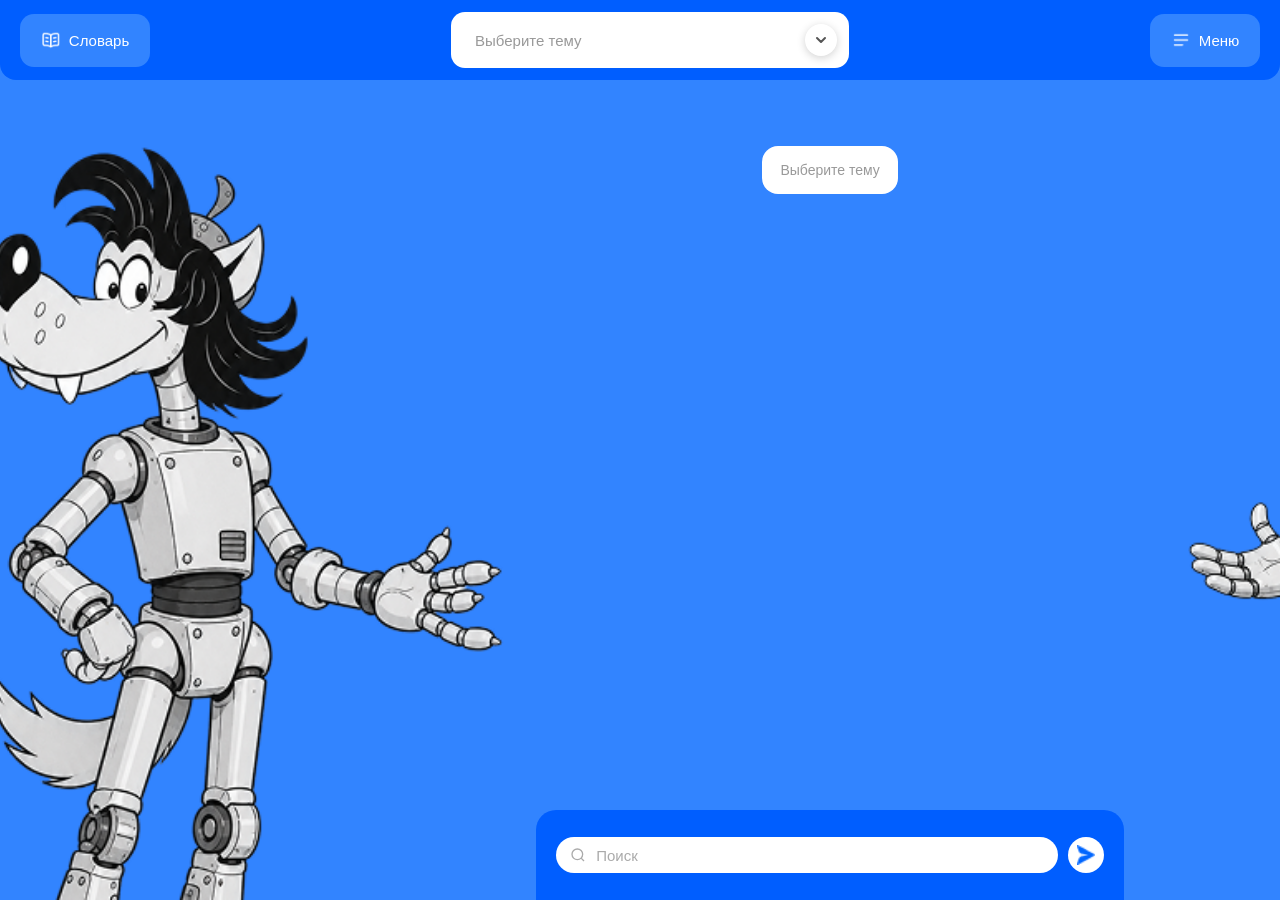
<file: index.html>
<!DOCTYPE html>
<html lang="ru" data-lang="en">
<head>
    <meta charset="UTF-8">
    <meta name="viewport" content="width=device-width, initial-scale=1.0">
    <title>MultiSpeak</title>
    <link rel="stylesheet" href="style.css">
    <link rel="stylesheet" href="responsive.css">
</head>
<body>

    <header class="header">
        <button class="header__btn header__btn--dict" id="dictBtn">
            <img src="img/book_spread_outline_28.png" alt="словарь" class="header__btn-icon">
            Словарь
        </button>

        <div class="header__select-wrap" onclick="toggleDropdown()">
            <div class="header__select">
                <span class="header__select-text" id="selectText">Выберите тему</span>
                <button class="header__select-arrow" type="button">
                    <svg width="14" height="14" viewBox="0 0 14 14" fill="none">
                        <path d="M3 5L7 9L11 5" stroke="#555" stroke-width="2" stroke-linecap="round" stroke-linejoin="round"/>
                    </svg>
                </button>
            </div>
            <ul class="header__dropdown" id="dropdownList">
                <li class="header__dropdown-item" onclick="selectTopic(this, '1. Моё любимое животное')">1. Моё любимое животное</li>
                <li class="header__dropdown-item" onclick="selectTopic(this, '2. Моя любимая еда')">2. Моя любимая еда</li>
                <li class="header__dropdown-item" onclick="selectTopic(this, '3. Моя любимая игра')">3. Моя любимая игра</li>
                <li class="header__dropdown-item" onclick="selectTopic(this, '4. Мой идеальный выходной')">4. Мой идеальный выходной</li>
                <li class="header__dropdown-item" onclick="selectTopic(this, '5. Мой любимый герой')">5. Мой любимый герой</li>
            </ul>
        </div>

        <button class="header__btn header__btn--menu" id="menuBtn">
            <img src="img/lines_3_horizontal_left_outline_28.png" alt="меню" class="header__btn-icon">
            Меню
        </button>
    </header>

    <div class="menu" id="menuPanel">
        <div class="menu__panel">
            <div class="menu__header">
                <span class="menu__title">Меню</span>
                <button class="menu__close" id="menuClose">✕</button>
            </div>
            <div class="menu__section">
                <span class="menu__label">Сложность</span>
                <div class="menu__levels">
                    <button class="menu__level menu__level--active" data-level="easy">Низкая</button>
                    <button class="menu__level" data-level="medium">Средняя</button>
                    <button class="menu__level" data-level="hard">Высокая</button>
                </div>
            </div>
            <div class="menu__section">
                <span class="menu__label">Язык</span>
                <div class="menu__langs">
                    <button class="menu__lang" data-lang="en">🇺🇸 Английский</button>
                    <button class="menu__lang" data-lang="de">🇩🇪 Немецкий</button>
                </div>
            </div>
        </div>
    </div>

    <main class="main">

        <img src="img/image 13.png" alt="" class="main__char main__char--left">

        <div class="chat">
            <div class="chat__messages" id="chatMessages">
                <div class="chat__msg chat__msg--hint">
                    <div class="chat__bubble chat__bubble--placeholder">Выберите тему</div>
                </div>
            </div>

            <div class="chat__input-bar">
                <div class="chat__input-wrap">
                    <input class="chat__input" type="text" placeholder="Поиск">
                    <button class="chat__send-btn">
                        <img src="img/↳ Icon Color.png" alt="" class="chat__send-icon">
                    </button>
                </div>
            </div>
        </div>

        <img src="img/image 14.png" alt="" class="main__char main__char--right">

    </main>

    <div class="dict" id="dictModal">
        <div class="dict__panel">
            <div class="dict__header">
                <span class="dict__title">Словарь</span>
                <button class="dict__close" id="dictClose">✕</button>
            </div>
            <div class="dict__form">
                <input class="dict__input" id="wordInput" type="text" placeholder="Слово">
                <input class="dict__input" id="transcInput" type="text" placeholder="Перевод">
                <button class="dict__add-btn" id="addWordBtn">Добавить</button>
            </div>
            <div class="dict__list" id="wordList"></div>
            <button type="button" class="dict__compare-btn" id="dictCompareBtn">Оба словаря →</button>
        </div>
    </div>

    <script src="js/utils.js"></script>
    <script src="js/api.js"></script>
    <script src="js/dict.js"></script>
    <script src="js/chat-page.js"></script>

</body>
</html>
</file>
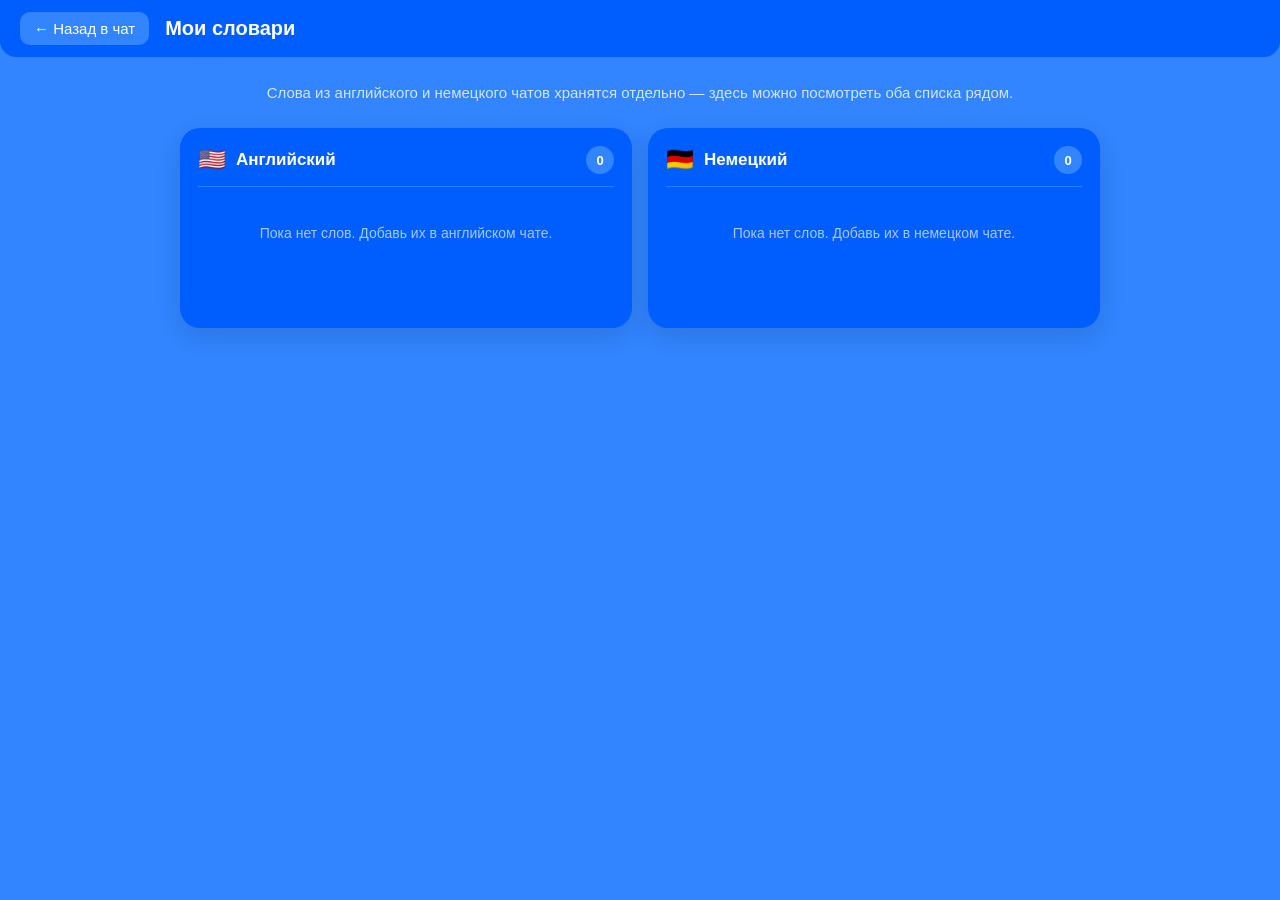
<file: dict-compare.html>
<!DOCTYPE html>
<html lang="ru">
<head>
    <meta charset="UTF-8">
    <meta name="viewport" content="width=device-width, initial-scale=1.0">
    <title>MultiSpeak — Словари</title>
    <link rel="stylesheet" href="style.css">
    <link rel="stylesheet" href="responsive.css">
</head>
<body class="dict-page-body">

    <header class="header dict-page__header">
        <a class="dict-page__back" id="backLink" href="index.html">← Назад в чат</a>
        <h1 class="dict-page__title">Мои словари</h1>
    </header>

    <main class="dict-page">
        <p class="dict-page__intro">Слова из английского и немецкого чатов хранятся отдельно — здесь можно посмотреть оба списка рядом.</p>

        <div class="dict-page__columns">
            <section class="dict-page__col">
                <div class="dict-page__col-head">
                    <span class="dict-page__flag">🇺🇸</span>
                    <h2 class="dict-page__col-title">Английский</h2>
                    <span class="dict-page__count" id="countEn">0</span>
                </div>
                <div class="dict-page__list" id="listEn"></div>
            </section>

            <section class="dict-page__col">
                <div class="dict-page__col-head">
                    <span class="dict-page__flag">🇩🇪</span>
                    <h2 class="dict-page__col-title">Немецкий</h2>
                    <span class="dict-page__count" id="countDe">0</span>
                </div>
                <div class="dict-page__list" id="listDe"></div>
            </section>
        </div>
    </main>

    <script src="js/utils.js"></script>
    <script src="js/dict-compare.js"></script>

</body>
</html>
</file>
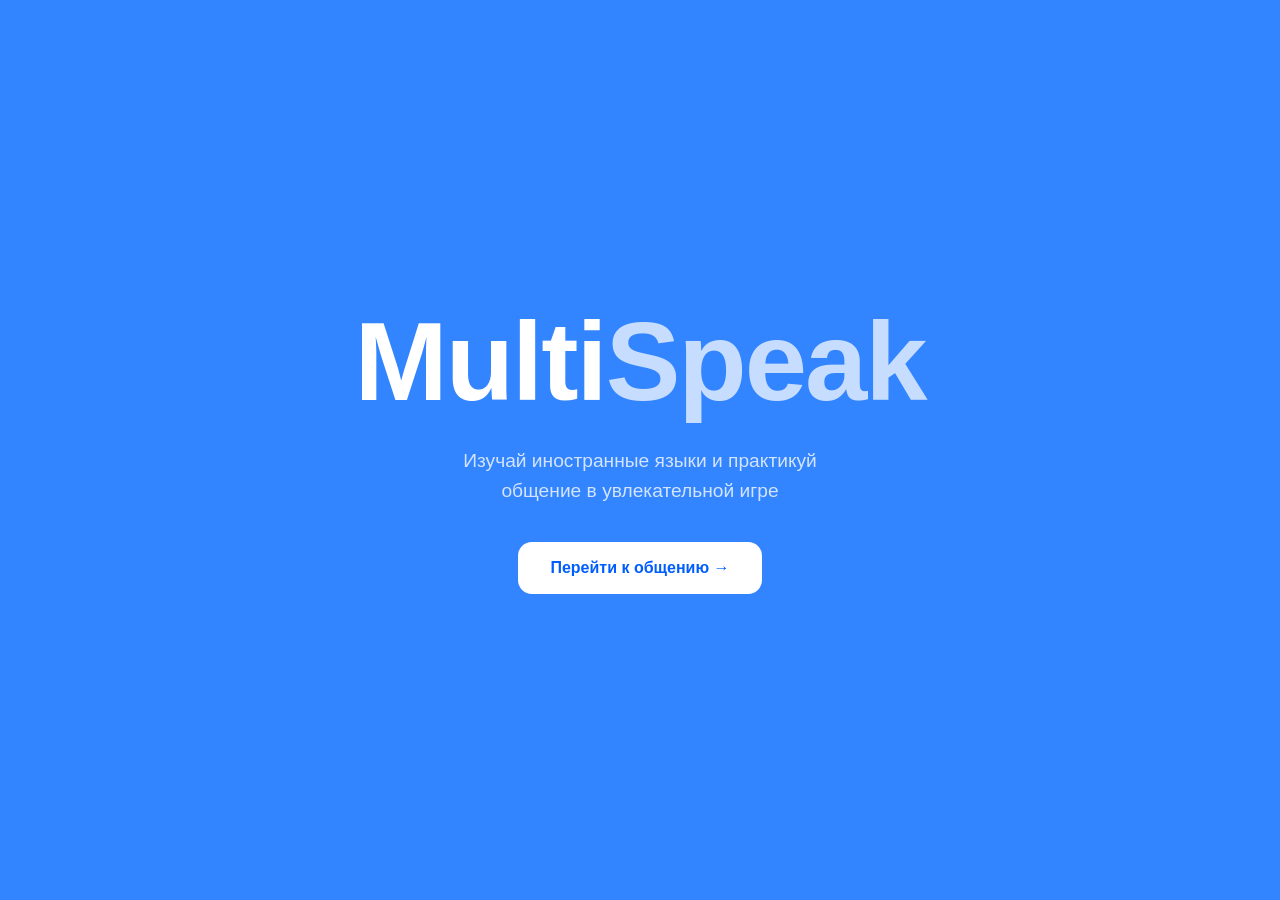
<file: index1.html>
<!DOCTYPE html>
<html lang="ru">
<head>
    <meta charset="UTF-8">
    <meta name="viewport" content="width=device-width, initial-scale=1.0">
    <title>MultiSpeak</title>
    <link rel="stylesheet" href="style.css">
    <link rel="stylesheet" href="responsive.css">
</head>
<body class="welcome-page">

    <main class="welcome">
        <h1 class="welcome__title" aria-label="MultiSpeak">
            <span class="welcome__title-text">Multi<span class="welcome__title-accent">Speak</span></span>
        </h1>

        <p class="welcome__subtitle">Изучай иностранные языки и практикуй общение в увлекательной игре</p>

        <a class="welcome__btn" href="index3.html">Перейти к общению →</a>
    </main>

</body>
</html>
</file>
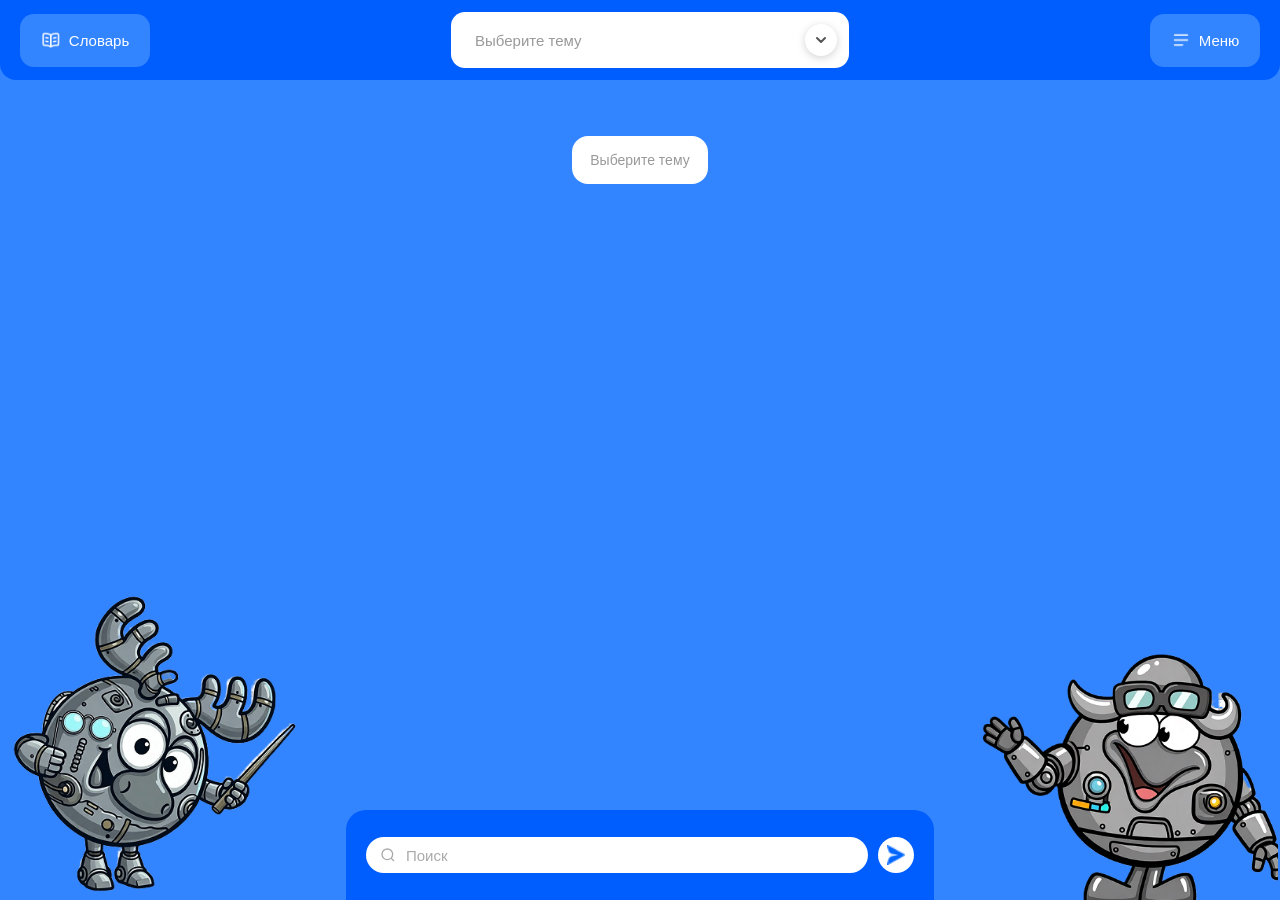
<file: index2.html>
<!DOCTYPE html>
<html lang="ru" data-lang="de">
<head>
    <meta charset="UTF-8">
    <meta name="viewport" content="width=device-width, initial-scale=1.0">
    <title>MultiSpeak — Немецкий</title>
    <link rel="stylesheet" href="style.css">
    <link rel="stylesheet" href="responsive.css">
</head>
<body>

    <header class="header">
        <button class="header__btn header__btn--dict" id="dictBtn">
            <img src="img/book_spread_outline_28.png" alt="словарь" class="header__btn-icon">
            Словарь
        </button>

        <div class="header__select-wrap" onclick="toggleDropdown()">
            <div class="header__select">
                <span class="header__select-text" id="selectText">Выберите тему</span>
                <button class="header__select-arrow" type="button">
                    <svg width="14" height="14" viewBox="0 0 14 14" fill="none">
                        <path d="M3 5L7 9L11 5" stroke="#555" stroke-width="2" stroke-linecap="round" stroke-linejoin="round"/>
                    </svg>
                </button>
            </div>
            <ul class="header__dropdown" id="dropdownList">
                <li class="header__dropdown-item" onclick="selectTopic(this, '1. Моё любимое животное')">1. Моё любимое животное</li>
                <li class="header__dropdown-item" onclick="selectTopic(this, '2. Моя любимая еда')">2. Моя любимая еда</li>
                <li class="header__dropdown-item" onclick="selectTopic(this, '3. Моя любимая игра')">3. Моя любимая игра</li>
                <li class="header__dropdown-item" onclick="selectTopic(this, '4. Мой идеальный выходной')">4. Мой идеальный выходной</li>
                <li class="header__dropdown-item" onclick="selectTopic(this, '5. Мой любимый герой')">5. Мой любимый герой</li>
            </ul>
        </div>

        <button class="header__btn header__btn--menu" id="menuBtn">
            <img src="img/lines_3_horizontal_left_outline_28.png" alt="меню" class="header__btn-icon">
            Меню
        </button>
    </header>

    <div class="menu" id="menuPanel">
        <div class="menu__panel">
            <div class="menu__header">
                <span class="menu__title">Меню</span>
                <button class="menu__close" id="menuClose">✕</button>
            </div>
            <div class="menu__section">
                <span class="menu__label">Сложность</span>
                <div class="menu__levels">
                    <button class="menu__level menu__level--active" data-level="easy">Низкая</button>
                    <button class="menu__level" data-level="medium">Средняя</button>
                    <button class="menu__level" data-level="hard">Высокая</button>
                </div>
            </div>
            <div class="menu__section">
                <span class="menu__label">Язык</span>
                <div class="menu__langs">
                    <button class="menu__lang" data-lang="en">🇺🇸 Английский</button>
                    <button class="menu__lang" data-lang="de">🇩🇪 Немецкий</button>
                </div>
            </div>
        </div>
    </div>

    <div class="dict" id="dictModal">
        <div class="dict__panel">
            <div class="dict__header">
                <span class="dict__title">Словарь</span>
                <button class="dict__close" id="dictClose">✕</button>
            </div>
            <div class="dict__form">
                <input class="dict__input" id="wordInput" type="text" placeholder="Слово">
                <input class="dict__input" id="transcInput" type="text" placeholder="Перевод">
                <button class="dict__add-btn" id="addWordBtn">Добавить</button>
            </div>
            <div class="dict__list" id="wordList"></div>
            <button type="button" class="dict__compare-btn" id="dictCompareBtn">Оба словаря →</button>
        </div>
    </div>

    <main class="main2">

        <img src="img/los5 1.png" alt="char left" class="main2__char main2__char--left">

        <div class="chat">
            <div class="chat__messages" id="chatMessages">
                <div class="chat__msg chat__msg--hint">
                    <div class="chat__bubble chat__bubble--placeholder">Выберите тему</div>
                </div>
            </div>

            <div class="chat__input-bar">
                <div class="chat__input-wrap">
                    <input class="chat__input" type="text" placeholder="Поиск">
                    <button class="chat__send-btn">
                        <img src="img/↳ Icon Color.png" alt="send" class="chat__send-icon">
                    </button>
                </div>
            </div>
        </div>

        <img src="img/diting_result_8b999f764fcb11f1b2c722248eda7074_1-fotor-bg-remover-2026051423557 1.png" alt="char right" class="main2__char main2__char--right">

    </main>

    <script src="js/utils.js"></script>
    <script src="js/api.js"></script>
    <script src="js/dict.js"></script>
    <script src="js/chat-page.js"></script>

</body>
</html>
</file>
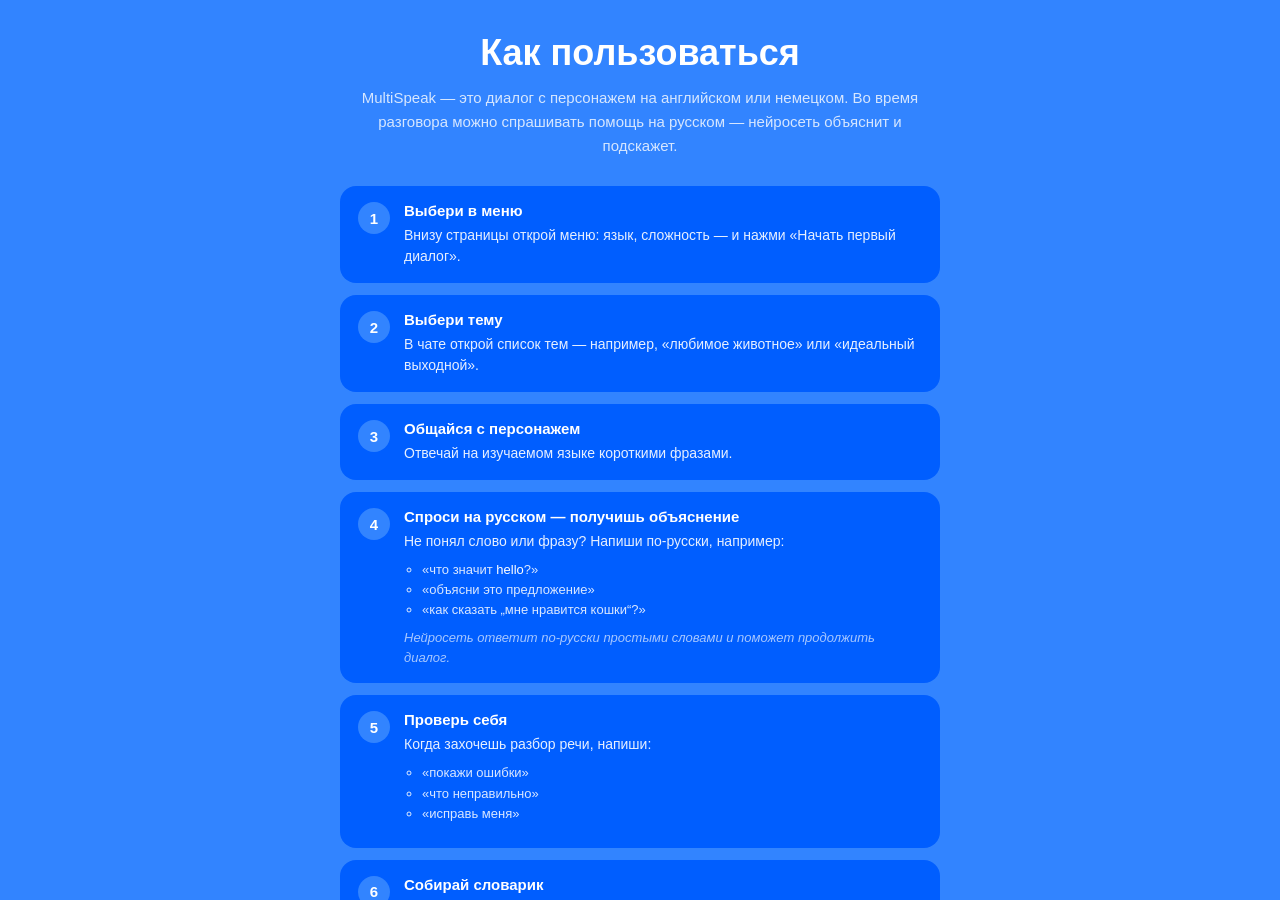
<file: index3.html>
<!DOCTYPE html>
<html lang="ru">
<head>
    <meta charset="UTF-8">
    <meta name="viewport" content="width=device-width, initial-scale=1.0">
    <title>MultiSpeak — Как пользоваться</title>
    <link rel="stylesheet" href="style.css">
    <link rel="stylesheet" href="responsive.css">
</head>
<body class="guide-page">

    <main class="home home--guide">

        <section class="guide">
            <h1 class="guide__title">Как пользоваться</h1>
            <p class="guide__intro">MultiSpeak — это диалог с персонажем на английском или немецком. Во время разговора можно спрашивать помощь на русском — нейросеть объяснит и подскажет.</p>

            <ol class="guide__steps">
                <li class="guide__step">
                    <span class="guide__step-num">1</span>
                    <div class="guide__step-body">
                        <strong>Выбери в меню</strong>
                        <p>Внизу страницы открой меню: язык, сложность — и нажми «Начать первый диалог».</p>
                    </div>
                </li>
                <li class="guide__step">
                    <span class="guide__step-num">2</span>
                    <div class="guide__step-body">
                        <strong>Выбери тему</strong>
                        <p>В чате открой список тем — например, «любимое животное» или «идеальный выходной».</p>
                    </div>
                </li>
                <li class="guide__step">
                    <span class="guide__step-num">3</span>
                    <div class="guide__step-body">
                        <strong>Общайся с персонажем</strong>
                        <p>Отвечай на изучаемом языке короткими фразами.</p>
                    </div>
                </li>
                <li class="guide__step">
                    <span class="guide__step-num">4</span>
                    <div class="guide__step-body">
                        <strong>Спроси на русском — получишь объяснение</strong>
                        <p>Не понял слово или фразу? Напиши по-русски, например:</p>
                        <ul class="guide__examples">
                            <li>«что значит <em>hello</em>?»</li>
                            <li>«объясни это предложение»</li>
                            <li>«как сказать „мне нравится кошки“?»</li>
                        </ul>
                        <p class="guide__note">Нейросеть ответит по-русски простыми словами и поможет продолжить диалог.</p>
                    </div>
                </li>
                <li class="guide__step">
                    <span class="guide__step-num">5</span>
                    <div class="guide__step-body">
                        <strong>Проверь себя</strong>
                        <p>Когда захочешь разбор речи, напиши:</p>
                        <ul class="guide__examples">
                            <li>«покажи ошибки»</li>
                            <li>«что неправильно»</li>
                            <li>«исправь меня»</li>
                        </ul>
                    </div>
                </li>
                <li class="guide__step">
                    <span class="guide__step-num">6</span>
                    <div class="guide__step-body">
                        <strong>Собирай словарик</strong>
                        <p>Кнопка «Словарь» в чате — сохраняй новые слова с переводом, чтобы повторять их позже.</p>
                        <p class="guide__note">У каждого языка <strong>свой словарик</strong>: слова из английского чата не смешиваются с немецким. Кнопка <strong>«Оба словаря →»</strong> откроет страницу с двумя столбцами — английский и немецкий рядом.</p>
                    </div>
                </li>
                <li class="guide__step">
                    <span class="guide__step-num">7</span>
                    <div class="guide__step-body">
                        <strong>Итог занятия</strong>
                        <p>После нескольких сообщений персонаж подведёт итог: покажет частые ошибки, даст полезные слова и попрощается на изучаемом языке.</p>
                    </div>
                </li>
            </ol>

            <div class="guide__cards">
                <div class="guide__card">
                    <span class="guide__card-icon">💬</span>
                    <span class="guide__card-title">Помощь на русском</span>
                    <span class="guide__card-text">Спроси в любой момент — объяснит слова и фразы</span>
                </div>
                <div class="guide__card">
                    <span class="guide__card-icon">📖</span>
                    <span class="guide__card-title">Словарь по языкам</span>
                    <span class="guide__card-text">🇺🇸 и 🇩🇪 — отдельные списки слов, каждый хранится сам по себе</span>
                </div>
                <div class="guide__card">
                    <span class="guide__card-icon">✨</span>
                    <span class="guide__card-title">Итог урока</span>
                    <span class="guide__card-text">Краткий разбор и советы в конце беседы</span>
                </div>
            </div>
        </section>

        <nav class="start-menu" aria-label="Меню выбора">
            <div class="start-menu__panel">
                <div class="start-menu__row">
                    <span class="start-menu__label">Язык</span>
                    <p class="start-menu__hint">Для каждого языка — свой чат и свой словарик</p>
                    <div class="start-menu__options" id="langOptions">
                        <button type="button" class="start-menu__btn start-menu__btn--active" data-lang="en">🇺🇸 Английский</button>
                        <button type="button" class="start-menu__btn" data-lang="de">🇩🇪 Немецкий</button>
                    </div>
                </div>

                <div class="start-menu__row">
                    <span class="start-menu__label">Сложность</span>
                    <div class="start-menu__options" id="levelOptions">
                        <button type="button" class="start-menu__btn start-menu__btn--active" data-level="easy">Лёгкий</button>
                        <button type="button" class="start-menu__btn" data-level="medium">Средний</button>
                        <button type="button" class="start-menu__btn" data-level="hard">Сложный</button>
                    </div>
                </div>

                <button type="button" class="start-menu__start" id="startBtn">Начать первый диалог →</button>
            </div>
        </nav>

    </main>

    <script src="js/utils.js"></script>
    <script src="js/home.js"></script>

</body>
</html>
</file>
<file: style.css>
* {
    margin: 0;
    padding: 0;
    box-sizing: border-box;
}

body {
    background-color: #3284FF;
    font-family: -apple-system, BlinkMacSystemFont, 'Segoe UI', sans-serif;
    height: 100vh;
    overflow: hidden;
    display: flex;
    flex-direction: column;
}

.header {
    background-color: #005EFF;
    display: flex;
    align-items: center;
    justify-content: space-between;
    padding: 12px 20px;
    border-radius: 0 0 16px 16px;
    flex-shrink: 0;
    position: relative;
    z-index: 10;
}

.header__btn {
    height: 53px;
    background: #3284FF;
    color: #fff;
    border: none;
    border-radius: 14px;
    display: flex;
    align-items: center;
    justify-content: center;
    gap: 8px;
    font-size: 15px;
    font-weight: 500;
    cursor: pointer;
}

.header__btn--dict { width: 130px; }
.header__btn--menu { width: 110px; }

.header__btn-icon {
    width: 20px;
    height: 20px;
    object-fit: contain;
    filter: brightness(0) invert(1);
}

.header__select-wrap {
    width: 398px;
    position: relative;
}

.header__select {
    width: 100%;
    height: 56px;
    background: #fff;
    border-radius: 14px;
    display: flex;
    align-items: center;
    justify-content: space-between;
    padding: 0 12px 0 24px;
    cursor: pointer;
    user-select: none;
}

.header__select-text {
    font-size: 15px;
    color: #999;
}

.header__select-arrow {
    width: 32px;
    height: 32px;
    background: #fff;
    border: none;
    border-radius: 50%;
    display: flex;
    align-items: center;
    justify-content: center;
    cursor: pointer;
    flex-shrink: 0;
    box-shadow: 0 2px 8px rgba(0, 0, 0, 0.18);
}

.header__dropdown {
    display: none;
    position: absolute;
    top: calc(100% + 6px);
    left: 0;
    width: 100%;
    background: #fff;
    border-radius: 14px;
    list-style: none;
    overflow: hidden;
    z-index: 100;
    box-shadow: 0 4px 16px rgba(0, 0, 0, 0.15);
}

.header__dropdown--open {
    display: block;
}

.header__dropdown-item {
    padding: 14px 24px;
    font-size: 15px;
    color: #333;
    cursor: pointer;
}

.header__dropdown-item:hover {
    background: #f0f4ff;
}

.main,
.main2 {
    flex: 1;
    display: flex;
    align-items: flex-end;
    overflow: hidden;
    min-height: 0;
    position: relative;
}

.main__char {
    height: 88vh;
    object-fit: contain;
    object-position: bottom;
    flex-shrink: 0;
    align-self: flex-end;
}

.main__char--left  { margin-left: -115px; }
.main__char--right { margin-right: 10px; }

.chat {
    flex: 1;
    display: flex;
    flex-direction: column;
    align-items: center;
    justify-content: space-between;
    padding: 30px 0 0;
    height: 100%;
    min-height: 0;
    width: 100%;
}

.chat__messages {
    width: 588px;
    max-width: calc(100% - 48px);
    display: flex;
    flex-direction: column;
    gap: 16px;
    flex: 1;
    min-height: 0;
    overflow-y: auto;
    padding: 8px 4px 16px;
    scroll-behavior: smooth;
}

.chat__messages::-webkit-scrollbar {
    width: 4px;
}

.chat__messages::-webkit-scrollbar-thumb {
    background: rgba(255, 255, 255, 0.35);
    border-radius: 4px;
}

.chat__msg .chat__bubble--wolf,
.chat__msg .chat__bubble--human {
    width: auto;
    max-width: 301px;
    min-width: 60px;
    align-self: auto;
    word-break: break-word;
}

.chat__msg--hint {
    align-self: center;
    justify-content: center;
}

.chat__msg--hint .chat__bubble {
    max-width: 301px;
}

.chat__msg--loading .chat__bubble {
    color: #999;
}

.chat__bubble {
    background: #fff;
    border-radius: 16px;
    padding: 16px 18px;
    font-size: 14px;
    color: #1a1a1a;
}

.chat__bubble--placeholder {
    color: #999;
}

.chat__input-bar {
    width: 588px;
    height: 90px;
    background: #005EFF;
    border-radius: 20px 20px 0 0;
    display: flex;
    align-items: center;
    justify-content: center;
    flex-shrink: 0;
}

.chat__input-wrap {
    width: 548px;
    display: flex;
    align-items: center;
    gap: 10px;
}

.chat__input {
    flex: 1;
    height: 36px;
    background: #fff;
    border: none;
    border-radius: 30px;
    padding: 0 16px 0 40px;
    font-size: 15px;
    color: #333;
    outline: none;
    background-image: url("data:image/svg+xml,%3Csvg xmlns='http://www.w3.org/2000/svg' width='16' height='16' viewBox='0 0 24 24' fill='none' stroke='%23aaa' stroke-width='2'%3E%3Ccircle cx='11' cy='11' r='8'/%3E%3Cpath d='M21 21l-4.35-4.35'/%3E%3C/svg%3E");
    background-repeat: no-repeat;
    background-position: 14px center;
}

.chat__input::placeholder {
    color: #aaa;
}

.chat__send-btn {
    width: 36px;
    height: 36px;
    background: #fff;
    border: none;
    border-radius: 50%;
    cursor: pointer;
    display: flex;
    align-items: center;
    justify-content: center;
    flex-shrink: 0;
    padding: 0;
}

.chat__send-icon {
    width: 20px;
    height: 20px;
    object-fit: contain;
}

.dict {
    position: fixed;
    top: 77px;
    left: 20px;
    z-index: 200;
    display: none;
}

.dict--open {
    display: block;
}

.dict__panel {
    width: 300px;
    background: #005EFF;
    border-radius: 16px;
    padding: 20px;
    display: flex;
    flex-direction: column;
    gap: 14px;
    box-shadow: 0 8px 24px rgba(0, 0, 0, 0.2);
}

.dict__header {
    display: flex;
    align-items: center;
    justify-content: space-between;
}

.dict__title {
    font-size: 16px;
    font-weight: 600;
    color: #fff;
}

.dict__close,
.menu__close {
    width: 28px;
    height: 28px;
    background: #3284FF;
    border: none;
    border-radius: 50%;
    color: #fff;
    font-size: 13px;
    cursor: pointer;
    display: flex;
    align-items: center;
    justify-content: center;
}

.dict__form {
    display: flex;
    flex-direction: column;
    gap: 8px;
}

.dict__input {
    height: 40px;
    background: #fff;
    border: none;
    border-radius: 10px;
    padding: 0 14px;
    font-size: 14px;
    color: #333;
    outline: none;
}

.dict__input::placeholder {
    color: #aaa;
}

.dict__add-btn {
    height: 40px;
    background: #3284FF;
    color: #fff;
    border: none;
    border-radius: 10px;
    font-size: 14px;
    font-weight: 500;
    cursor: pointer;
}

.dict__compare-btn {
    height: 40px;
    background: #fff;
    color: #005EFF;
    border: none;
    border-radius: 10px;
    font-size: 14px;
    font-weight: 600;
    cursor: pointer;
    transition: background 0.15s ease;
}

.dict__compare-btn:hover {
    background: #f0f4ff;
}

.dict__list {
    display: flex;
    flex-direction: column;
    gap: 8px;
    max-height: 240px;
    overflow-y: auto;
}

.dict__list::-webkit-scrollbar {
    width: 4px;
}

.dict__list::-webkit-scrollbar-thumb {
    background: #3284FF;
    border-radius: 4px;
}

.word-card {
    background: #fff;
    border-radius: 10px;
    padding: 10px 12px;
    display: flex;
    align-items: center;
    justify-content: space-between;
}

.word-card__info {
    display: flex;
    flex-direction: column;
    gap: 2px;
}

.word-card__word {
    font-size: 14px;
    font-weight: 600;
    color: #333;
}

.word-card__transc {
    font-size: 12px;
    color: #999;
}

.word-card__delete {
    width: 24px;
    height: 24px;
    background: #3284FF;
    border: none;
    border-radius: 50%;
    color: #fff;
    font-size: 12px;
    cursor: pointer;
    display: flex;
    align-items: center;
    justify-content: center;
    flex-shrink: 0;
}

.menu {
    position: fixed;
    top: 77px;
    right: 20px;
    z-index: 200;
    display: none;
}

.menu--open {
    display: block;
}

.menu__panel {
    width: 260px;
    background: #005EFF;
    border-radius: 16px;
    padding: 20px;
    display: flex;
    flex-direction: column;
    gap: 16px;
    box-shadow: 0 8px 24px rgba(0, 0, 0, 0.2);
}

.menu__header {
    display: flex;
    align-items: center;
    justify-content: space-between;
}

.menu__title {
    font-size: 16px;
    font-weight: 600;
    color: #fff;
}

.menu__section {
    display: flex;
    flex-direction: column;
    gap: 10px;
}

.menu__label {
    font-size: 13px;
    color: rgba(255, 255, 255, 0.7);
    font-weight: 500;
}

.menu__levels {
    display: flex;
    flex-direction: column;
    gap: 8px;
}

.menu__level {
    height: 40px;
    background: #3284FF;
    color: #fff;
    border: none;
    border-radius: 10px;
    font-size: 14px;
    font-weight: 500;
    cursor: pointer;
    opacity: 0.6;
}

.menu__level--active {
    opacity: 1;
    background: #fff;
    color: #005EFF;
}

.menu__start {
    height: 44px;
    background: #fff;
    color: #005EFF;
    border: none;
    border-radius: 12px;
    font-size: 15px;
    font-weight: 600;
    cursor: pointer;
}

.menu__langs {
    display: flex;
    flex-direction: column;
    gap: 8px;
}

.menu__lang {
    height: 44px;
    background: #3284FF;
    color: #fff;
    border: none;
    border-radius: 12px;
    font-size: 14px;
    font-weight: 500;
    cursor: pointer;
    text-align: left;
    padding: 0 16px;
}

.menu__lang:hover {
    background: #fff;
    color: #005EFF;
}



.header__logo {
    font-size: 22px;
    font-weight: 700;
    color: #fff;
    display: flex;
    align-items: center;
    gap: 10px;
}

.header__logo-icon {
    width: 40px;
    height: 40px;
    background: linear-gradient(135deg, #3284FF, #005EFF);
    border-radius: 12px;
    display: flex;
    align-items: center;
    justify-content: center;
    box-shadow: 0 4px 12px rgba(0, 0, 0, 0.2);
    animation: logoPulse 2.5s ease-in-out infinite;
}

@keyframes logoPulse {
    0%, 100% { box-shadow: 0 4px 12px rgba(0, 0, 0, 0.2); }
    50% { box-shadow: 0 4px 20px rgba(255, 255, 255, 0.35); }
}

.header__logo-text {
    font-size: 24px;
    font-weight: 800;
    color: #fff;
    letter-spacing: -0.5px;
}

.header__logo-accent {
    color: rgba(255, 255, 255, 0.65);
}

.chat__msg {
    display: flex;
    align-items: flex-end;
    gap: 10px;
}

.chat__msg--right {
    align-self: flex-end;
}

.chat__msg--left {
    align-self: flex-start;
}

.chat__msg-avatar {
    width: 32px;
    height: 32px;
    border-radius: 50%;
    object-fit: cover;
    flex-shrink: 0;
}

.home {
    flex: 1;
    display: flex;
    flex-direction: column;
    align-items: center;
    gap: 40px;
    padding: 48px 20px;
    overflow-y: auto;
}

.chat__msg--left .chat__bubble {
    border-radius: 16px 16px 16px 4px;
}

/* index — английский (макет: ИИ слева, пользователь справа) */
.main .chat {
    position: relative;
    z-index: 2;
}

.main__char {
    z-index: 1;
}

.main .chat__messages {
    margin-top: 0;
    margin-bottom: auto;
    padding-top: 4vh;
    gap: 20px;
    justify-content: flex-start;
}

.main .chat__msg--left,
.main .chat__msg--right {
    padding: 0;
}

.main .chat__msg .chat__bubble--wolf {
    border-radius: 16px 16px 16px 4px;
}

.main .chat__msg .chat__bubble--human {
    border-radius: 16px 16px 4px 16px;
}

.main .chat__msg-avatar {
    width: 36px;
    height: 36px;
    border-radius: 50%;
    object-fit: cover;
    flex-shrink: 0;
}

.main .chat__msg-avatar--wolf {
    background: #e0e8f5;
}

.chat__msg-avatar--user {
    width: 36px;
    height: 36px;
    border-radius: 50%;
    background: #005EFF;
    display: flex;
    align-items: center;
    justify-content: center;
    flex-shrink: 0;
}

/* index2 — немецкий (макет: ИИ справа, пользователь слева) */
.main2 {
    display: grid;
    grid-template-columns: 1fr minmax(280px, 588px) 1fr;
    align-items: end;
    justify-items: center;
    column-gap: 28px;
    padding: 0 16px;
    min-height: 0;
}

.main2__char {
    position: relative;
    z-index: 1;
    width: 100%;
    max-width: min(32vw, 300px);
    height: auto;
    max-height: min(52vh, 480px);
    object-fit: contain;
    object-position: bottom center;
    align-self: end;
    pointer-events: none;
}

.main2__char--left {
    justify-self: end;
    margin-right: 16px;
}

.main2__char--right {
    justify-self: start;
    margin-left: 16px;
}

.main2 .chat {
    grid-column: 2;
    position: relative;
    z-index: 2;
    width: 100%;
    max-width: 588px;
    margin: 0;
    padding-top: 20px;
}

.main2 .chat__messages {
    margin-top: 0;
    margin-bottom: auto;
    padding-top: 4vh;
    width: 588px;
    max-width: calc(100% - 48px);
    gap: 20px;
    justify-content: flex-start;
}

.main2 .chat__msg--right,
.main2 .chat__msg--left {
    padding: 0;
}

.main2 .chat__msg .chat__bubble--wolf {
    border-radius: 16px 16px 4px 16px;
}

.main2 .chat__msg .chat__bubble--human {
    border-radius: 16px 16px 16px 4px;
}

.main2 .chat__msg-avatar {
    width: 36px;
    height: 36px;
}

.main2 .chat__input-bar {
    position: relative;
    z-index: 2;
}


/* Страница «Как пользоваться» (index3) */
.home--guide {
    gap: 32px;
    padding: 32px 20px 48px;
}

.guide {
    width: 100%;
    max-width: 600px;
}

.guide__title {
    margin: 0 0 12px;
    font-size: clamp(1.75rem, 5vw, 2.25rem);
    font-weight: 700;
    color: #fff;
    text-align: center;
}

.guide__intro {
    margin: 0 0 28px;
    font-size: 15px;
    line-height: 1.6;
    color: rgba(255, 255, 255, 0.8);
    text-align: center;
}

.guide__steps {
    list-style: none;
    margin: 0 0 28px;
    padding: 0;
    display: flex;
    flex-direction: column;
    gap: 12px;
}

.guide__step {
    background: #005EFF;
    border-radius: 16px;
    padding: 16px 18px;
    display: flex;
    gap: 14px;
    align-items: flex-start;
}

.guide__step-num {
    width: 32px;
    height: 32px;
    background: #3284FF;
    border-radius: 50%;
    display: flex;
    align-items: center;
    justify-content: center;
    font-size: 15px;
    font-weight: 700;
    color: #fff;
    flex-shrink: 0;
}

.guide__step-body {
    flex: 1;
    min-width: 0;
}

.guide__step-body strong {
    display: block;
    font-size: 15px;
    font-weight: 600;
    color: #fff;
    margin-bottom: 6px;
}

.guide__step-body p {
    margin: 0 0 8px;
    font-size: 14px;
    line-height: 1.5;
    color: rgba(255, 255, 255, 0.9);
}

.guide__step-body p:last-child {
    margin-bottom: 0;
}

.guide__examples {
    margin: 8px 0;
    padding-left: 18px;
    color: rgba(255, 255, 255, 0.85);
    font-size: 13px;
    line-height: 1.55;
}

.guide__examples em {
    font-style: normal;
    color: #fff;
    font-weight: 500;
}

.guide__note {
    font-size: 13px !important;
    color: rgba(255, 255, 255, 0.65) !important;
    font-style: italic;
}

.guide__cards {
    display: grid;
    grid-template-columns: repeat(3, 1fr);
    gap: 10px;
}

.guide__card {
    background: rgba(0, 94, 255, 0.55);
    border-radius: 14px;
    padding: 14px 12px;
    display: flex;
    flex-direction: column;
    align-items: center;
    text-align: center;
    gap: 6px;
}

.guide__card-icon {
    font-size: 1.5rem;
    line-height: 1;
}

.guide__card-title {
    font-size: 13px;
    font-weight: 600;
    color: #fff;
}

.guide__card-text {
    font-size: 11px;
    line-height: 1.4;
    color: rgba(255, 255, 255, 0.75);
}

@media (max-width: 560px) {
    .guide__cards {
        grid-template-columns: 1fr;
    }
}

.start-menu {
    width: 100%;
    max-width: 600px;
}

.start-menu__panel {
    background: #005EFF;
    border-radius: 20px;
    padding: 22px 20px;
    display: flex;
    flex-direction: column;
    gap: 18px;
    box-shadow: 0 8px 28px rgba(0, 0, 0, 0.15);
}

.start-menu__row {
    display: flex;
    flex-direction: column;
    gap: 10px;
}

.start-menu__label {
    font-size: 13px;
    font-weight: 500;
    color: rgba(255, 255, 255, 0.7);
}

.start-menu__hint {
    margin: -4px 0 0;
    font-size: 12px;
    line-height: 1.4;
    color: rgba(255, 255, 255, 0.55);
}

.guide__note strong {
    color: rgba(255, 255, 255, 0.95);
    font-weight: 600;
}

.start-menu__options {
    display: flex;
    flex-wrap: wrap;
    gap: 8px;
}

.start-menu__btn {
    height: 40px;
    padding: 0 18px;
    background: #3284FF;
    color: #fff;
    border: none;
    border-radius: 10px;
    font-size: 14px;
    font-weight: 500;
    cursor: pointer;
    opacity: 0.65;
    transition: opacity 0.15s ease, background 0.15s ease, color 0.15s ease;
}

.start-menu__btn--active {
    opacity: 1;
    background: #fff;
    color: #005EFF;
}

.start-menu__start {
    margin-top: 4px;
    height: 52px;
    background: #fff;
    color: #005EFF;
    border: none;
    border-radius: 14px;
    font-size: 16px;
    font-weight: 600;
    cursor: pointer;
    transition: background 0.2s ease, transform 0.15s ease;
}

.start-menu__start:hover {
    background: #f0f4ff;
    transform: translateY(-1px);
}

/* Главный экран приветствия (index1) */
.welcome-page {
    overflow: hidden;
}

.welcome {
    min-height: 100vh;
    display: flex;
    flex-direction: column;
    align-items: center;
    justify-content: center;
    gap: 28px;
    padding: 24px;
    text-align: center;
}

.welcome__title {
    margin: 0;
    line-height: 1;
}

.welcome__title-text {
    display: inline-block;
    font-size: clamp(3.2rem, 14vw, 7rem);
    font-weight: 900;
    letter-spacing: -2px;
    color: #fff;
    position: relative;
    animation: welcomeOutline 2.8s ease-in-out infinite;
}

.welcome__title-accent {
    color: rgba(255, 255, 255, 0.72);
}

@keyframes welcomeOutline {
    0%, 100% {
        text-shadow:
            0 0 0 3px #005EFF,
            0 0 0 6px rgba(0, 94, 255, 0.35),
            0 0 28px rgba(50, 132, 255, 0.45);
        transform: scale(1);
    }
    50% {
        text-shadow:
            0 0 0 4px #fff,
            0 0 0 10px rgba(0, 94, 255, 0.55),
            0 0 48px rgba(255, 255, 255, 0.35),
            0 0 72px rgba(50, 132, 255, 0.65);
        transform: scale(1.03);
    }
}

.welcome__subtitle {
    margin: 0;
    max-width: 420px;
    font-size: clamp(1rem, 2.5vw, 1.2rem);
    line-height: 1.55;
    color: rgba(255, 255, 255, 0.78);
}

.welcome__btn {
    margin-top: 8px;
    height: 52px;
    padding: 0 32px;
    background: #fff;
    color: #005EFF;
    border: none;
    border-radius: 14px;
    font-size: 16px;
    font-weight: 600;
    text-decoration: none;
    display: inline-flex;
    align-items: center;
    justify-content: center;
    transition: background 0.2s ease, transform 0.2s ease;
}

.welcome__btn:hover {
    background: #f0f4ff;
    transform: translateY(-2px);
}

/* Страница сравнения словарей (dict-compare.html) */
.dict-page-body {
    overflow-y: auto;
}

.dict-page__header {
    justify-content: flex-start;
    gap: 16px;
    flex-wrap: wrap;
}

.dict-page__back {
    color: #fff;
    text-decoration: none;
    font-size: 15px;
    font-weight: 500;
    padding: 8px 14px;
    background: #3284FF;
    border-radius: 10px;
    transition: background 0.15s ease;
}

.dict-page__back:hover {
    background: rgba(255, 255, 255, 0.2);
}

.dict-page__title {
    margin: 0;
    font-size: 20px;
    font-weight: 700;
    color: #fff;
}

.dict-page {
    flex: 1;
    padding: 24px 20px 40px;
    max-width: 960px;
    margin: 0 auto;
    width: 100%;
}

.dict-page__intro {
    margin: 0 0 24px;
    text-align: center;
    font-size: 15px;
    line-height: 1.55;
    color: rgba(255, 255, 255, 0.78);
}

.dict-page__columns {
    display: grid;
    grid-template-columns: 1fr 1fr;
    gap: 16px;
    align-items: start;
}

.dict-page__col {
    background: #005EFF;
    border-radius: 20px;
    padding: 18px;
    display: flex;
    flex-direction: column;
    gap: 12px;
    min-height: 200px;
    box-shadow: 0 8px 24px rgba(0, 0, 0, 0.12);
}

.dict-page__col-head {
    display: flex;
    align-items: center;
    gap: 10px;
    padding-bottom: 12px;
    border-bottom: 1px solid rgba(255, 255, 255, 0.2);
}

.dict-page__flag {
    font-size: 1.4rem;
    line-height: 1;
}

.dict-page__col-title {
    margin: 0;
    flex: 1;
    font-size: 17px;
    font-weight: 600;
    color: #fff;
}

.dict-page__count {
    min-width: 28px;
    height: 28px;
    padding: 0 8px;
    background: #3284FF;
    border-radius: 14px;
    font-size: 13px;
    font-weight: 700;
    color: #fff;
    display: flex;
    align-items: center;
    justify-content: center;
}

.dict-page__list {
    display: flex;
    flex-direction: column;
    gap: 8px;
    max-height: calc(100vh - 280px);
    overflow-y: auto;
}

.dict-page__list::-webkit-scrollbar {
    width: 4px;
}

.dict-page__list::-webkit-scrollbar-thumb {
    background: #3284FF;
    border-radius: 4px;
}

.dict-page__card {
    background: #fff;
    border-radius: 12px;
    padding: 12px 14px;
    display: flex;
    flex-direction: column;
    gap: 4px;
}

.dict-page__word {
    font-size: 15px;
    font-weight: 600;
    color: #1a1a1a;
}

.dict-page__transc {
    font-size: 13px;
    color: #888;
}

.dict-page__empty {
    margin: 0;
    padding: 24px 12px;
    text-align: center;
    font-size: 14px;
    line-height: 1.5;
    color: rgba(255, 255, 255, 0.65);
}

@media (max-width: 640px) {
    .dict-page__columns {
        grid-template-columns: 1fr;
    }

    .dict-page__list {
        max-height: 280px;
    }
}
</file>
<file: responsive.css>
/* ── Планшет и телефон (чаты EN + DE) ── */
@media (max-width: 900px) {

    .header {
        flex-wrap: wrap;
        padding: 10px 14px;
        gap: 10px;
        border-radius: 0 0 20px 20px;
    }

    .header__btn--dict {
        width: auto;
        min-width: 120px;
        height: 48px;
        padding: 0 14px;
    }

    .header__btn--menu {
        width: auto;
        min-width: 100px;
        height: 48px;
        padding: 0 14px;
    }

    .header__select-wrap {
        order: 3;
        width: 100%;
    }

    .header__select {
        height: 52px;
        border-radius: 16px;
    }

    .dict__panel {
        width: calc(100vw - 40px);
        max-width: 340px;
    }

    .menu__panel {
        width: calc(100vw - 40px);
        max-width: 300px;
    }

    /* ── Английский (index.html) ── */
    .main {
        display: block;
        position: relative;
        overflow: hidden;
    }

    .main__char {
        position: absolute;
        bottom: 0;
        z-index: 1;
        width: auto;
        height: min(40vh, 300px);
        max-width: 34vw;
        object-fit: contain;
        object-position: bottom center;
        pointer-events: none;
        margin: 0;
    }

    .main__char--left {
        left: 4px;
    }

    .main__char--right {
        right: 4px;
    }

    .main .chat {
        position: relative;
        z-index: 2;
        width: 100%;
        max-width: 100%;
        padding-top: 12px;
    }

    .main .chat__messages {
        width: 100%;
        max-width: 100%;
        padding: 8px 72px 12px;
        margin-top: 0;
    }

    .main .chat__msg .chat__bubble--wolf,
    .main .chat__msg .chat__bubble--human {
        max-width: min(72vw, 280px);
        font-size: 14px;
    }

    .main .chat__input-bar {
        width: 100%;
        max-width: 100%;
        height: 88px;
        border-radius: 20px 20px 0 0;
    }

    .main .chat__input-wrap {
        width: calc(100% - 32px);
    }

    /* ── Немецкий (index2.html) ── */
    .main2 {
        display: block;
        position: relative;
        overflow: hidden;
        padding: 0;
    }

    .main2__char {
        position: absolute;
        bottom: 0;
        z-index: 1;
        width: auto;
        height: min(40vh, 300px);
        max-width: 34vw;
        margin: 0;
        object-fit: contain;
        object-position: bottom center;
        pointer-events: none;
    }

    .main2__char--left {
        left: 4px;
        display: block;
    }

    .main2__char--right {
        right: 4px;
    }

    .main2 .chat {
        position: relative;
        z-index: 2;
        width: 100%;
        max-width: 100%;
        margin: 0;
        padding-top: 12px;
    }

    .main2 .chat__messages {
        width: 100%;
        max-width: 100%;
        padding: 8px 72px 12px;
        margin-top: 0;
    }

    .main2 .chat__msg .chat__bubble--wolf,
    .main2 .chat__msg .chat__bubble--human {
        max-width: min(72vw, 280px);
        font-size: 14px;
    }

    .main2 .chat__input-bar {
        width: 100%;
        max-width: 100%;
        height: 88px;
        border-radius: 20px 20px 0 0;
    }

    .main2 .chat__input-wrap {
        width: calc(100% - 32px);
    }

    .chat__input {
        height: 44px;
        font-size: 15px;
    }

    .chat__send-btn {
        width: 44px;
        height: 44px;
    }
}

/* ── Узкий телефон ── */
@media (max-width: 480px) {

    .main__char,
    .main2__char {
        height: min(36vh, 220px);
        max-width: 38vw;
    }

    .main .chat__messages,
    .main2 .chat__messages {
        padding-left: 56px;
        padding-right: 56px;
    }

    .main .chat__msg .chat__bubble--wolf,
    .main .chat__msg .chat__bubble--human,
    .main2 .chat__msg .chat__bubble--wolf,
    .main2 .chat__msg .chat__bubble--human {
        max-width: 80vw;
        font-size: 13px;
    }

    .chat__input {
        height: 40px;
        font-size: 14px;
    }

    .chat__send-btn {
        width: 40px;
        height: 40px;
    }

    .home {
        padding: 20px 12px;
        gap: 20px;
    }

    .guide__cards {
        grid-template-columns: 1fr;
    }
}
</file>
